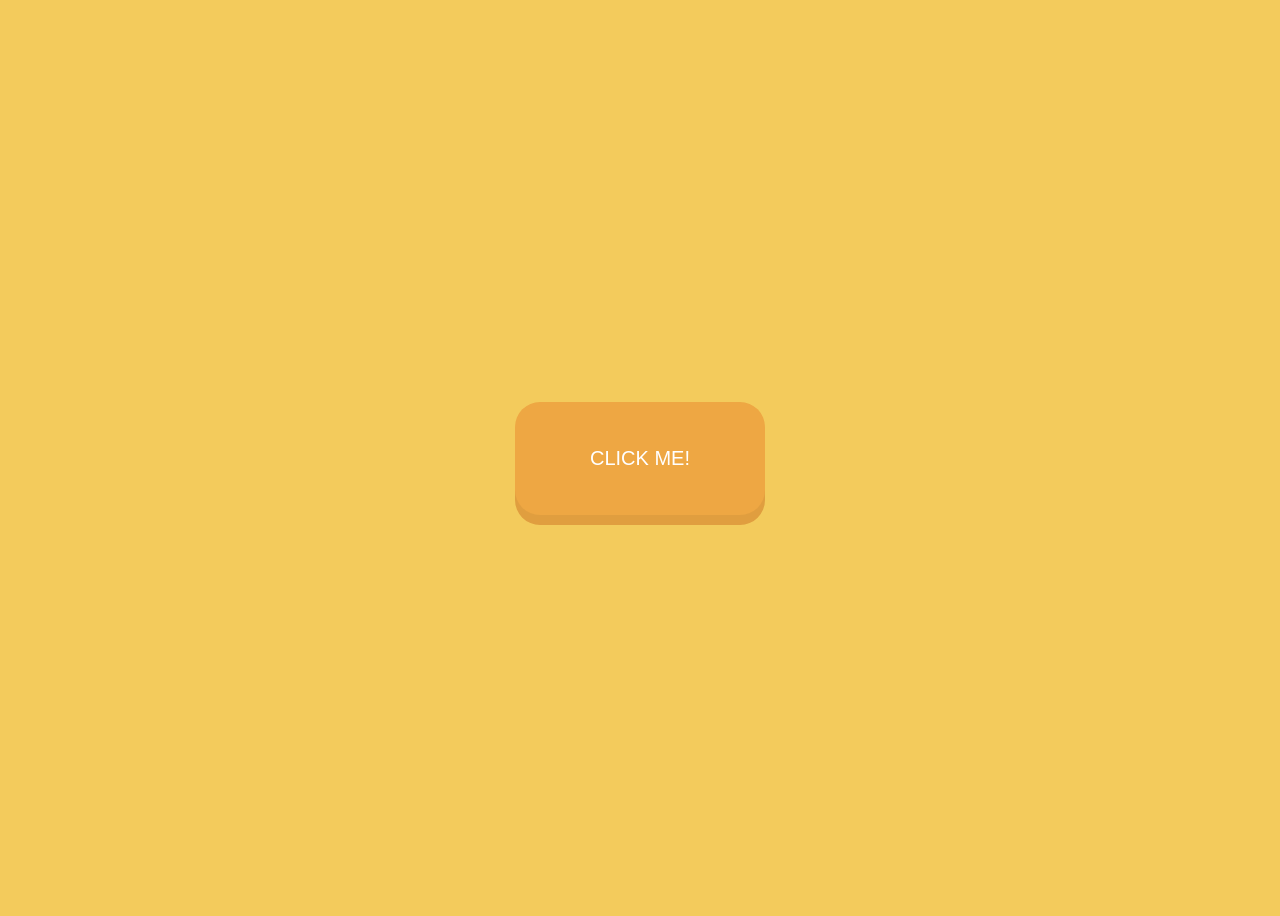
<file: component/buttom/index.html>
<!doctype html>
<html lang="en">
  <head>
    <meta charset="UTF-8" />
    <meta name="viewport" content="width=device-width, initial-scale=1.0" />
    <title>buttom</title>
    <link rel="stylesheet" href="css/index.css" />
  </head>
  <body>
    <button class="buttom">click me!</button>
  </body>
</html>
</file>
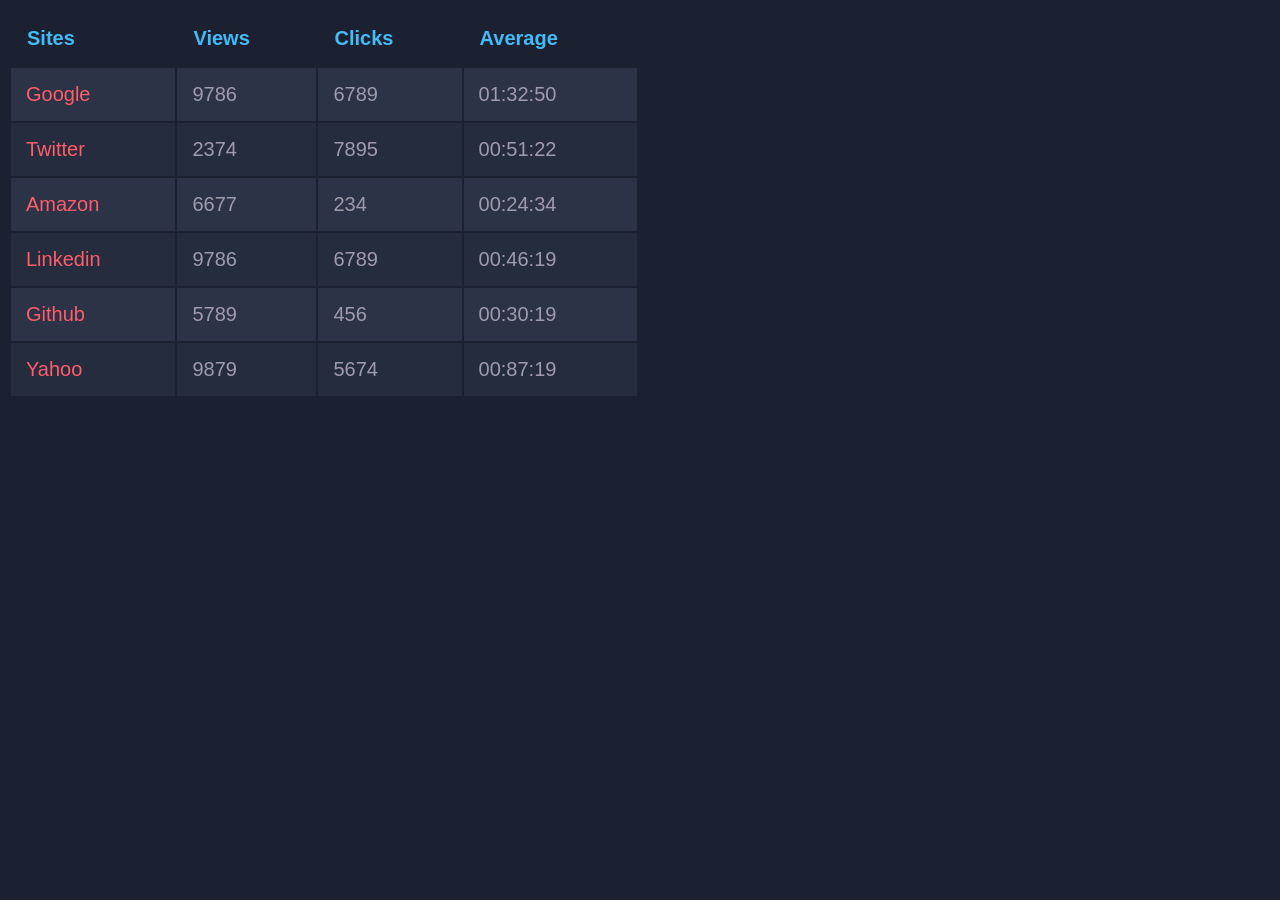
<file: component/table/index.html>
<!DOCTYPE html>
<html lang="en">
  <head>
    <meta charset="UTF-8" />
    <meta name="viewport" content="width=device-width, initial-scale=1.0" />
    <title>Document</title>
    <link rel="stylesheet" href="css/style.css" />
  </head>
  <body>
    <main>
      <table>
        <thead>
          <tr>
            <th>sites</th>
            <th>views</th>
            <th>clicks</th>
            <th>average</th>
          </tr>
        </thead>
        <tbody>
          <tr>
            <td>google</td>
            <td>9786</td>
            <td>6789</td>
            <td>01:32:50</td>
          </tr>
          <tr>
            <td>twitter</td>
            <td>2374</td>
            <td>7895</td>
            <td>00:51:22</td>
          </tr>
          <tr>
            <td>amazon</td>
            <td>6677</td>
            <td>234</td>
            <td>00:24:34</td>
          </tr>
          <tr>
            <td>linkedin</td>
            <td>9786</td>
            <td>6789</td>
            <td>00:46:19</td>
          </tr>
          <tr>
            <td>github</td>
            <td>5789</td>
            <td>456</td>
            <td>00:30:19</td>
          </tr>
          <tr>
            <td>yahoo</td>
            <td>9879</td>
            <td>5674</td>
            <td>00:87:19</td>
          </tr>
        </tbody>
      </table>
    </main>
  </body>
</html>
</file>
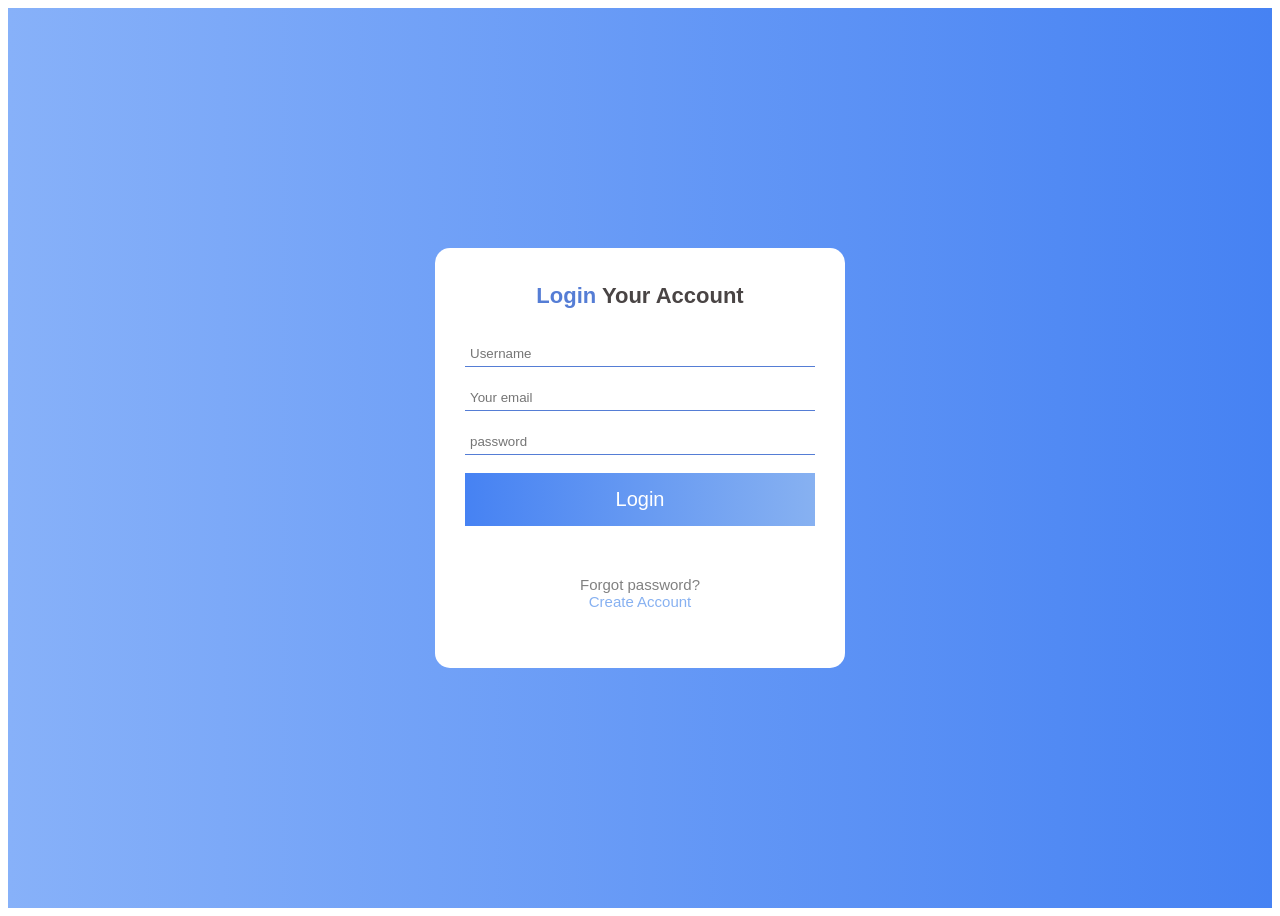
<file: login form/app.html>
<!DOCTYPE html>
<html lang="en">
  <head>
    <meta charset="UTF-8" />
    <meta name="viewport" content="width=device-width, initial-scale=1.0" />
    <title>login form</title>
    <link rel="stylesheet" href="css/app.css" />
  </head>
  <body>
    <div class="container">
      <div class="login-card">
        <form class="container-box">
          <h1 class="header"><span class="login">Login</span> Your Account</h1>
          <input
            class="container-item"
            type="text"
            id="Username"
            placeholder="Username"
          />
          <input
            class="container-item"
            type="email"
            id="email"
            placeholder="Your email"
          />
          <input
            class="container-item"
            type="password"
            id="password"
            placeholder="password"
          />
          <button class="container-btn">Login</button>
        </form>
        <div class="form-footer">
          <a href="#" class="btn">Forgot password?</a>
          <a href="#" class="btn-account">Create Account</a>
        </div>
      </div>
    </div>
  </body>
</html>
</file>
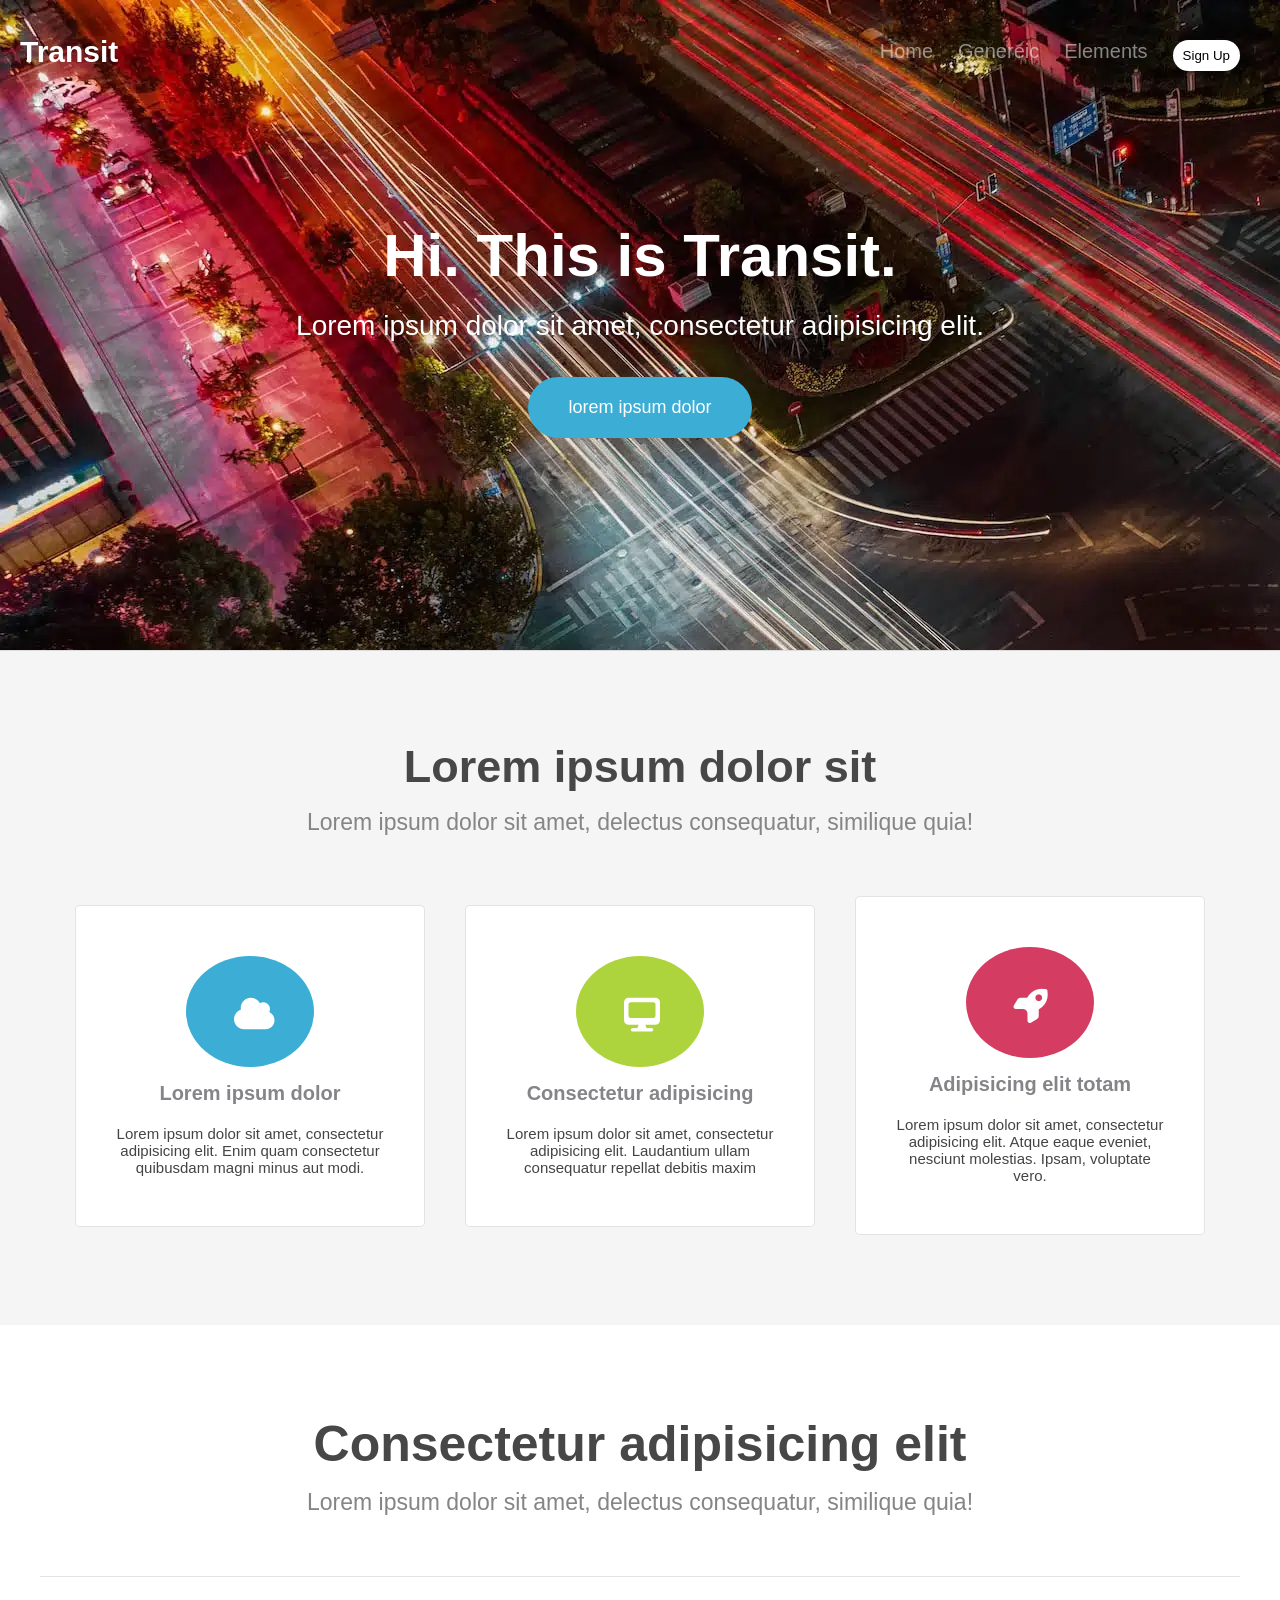
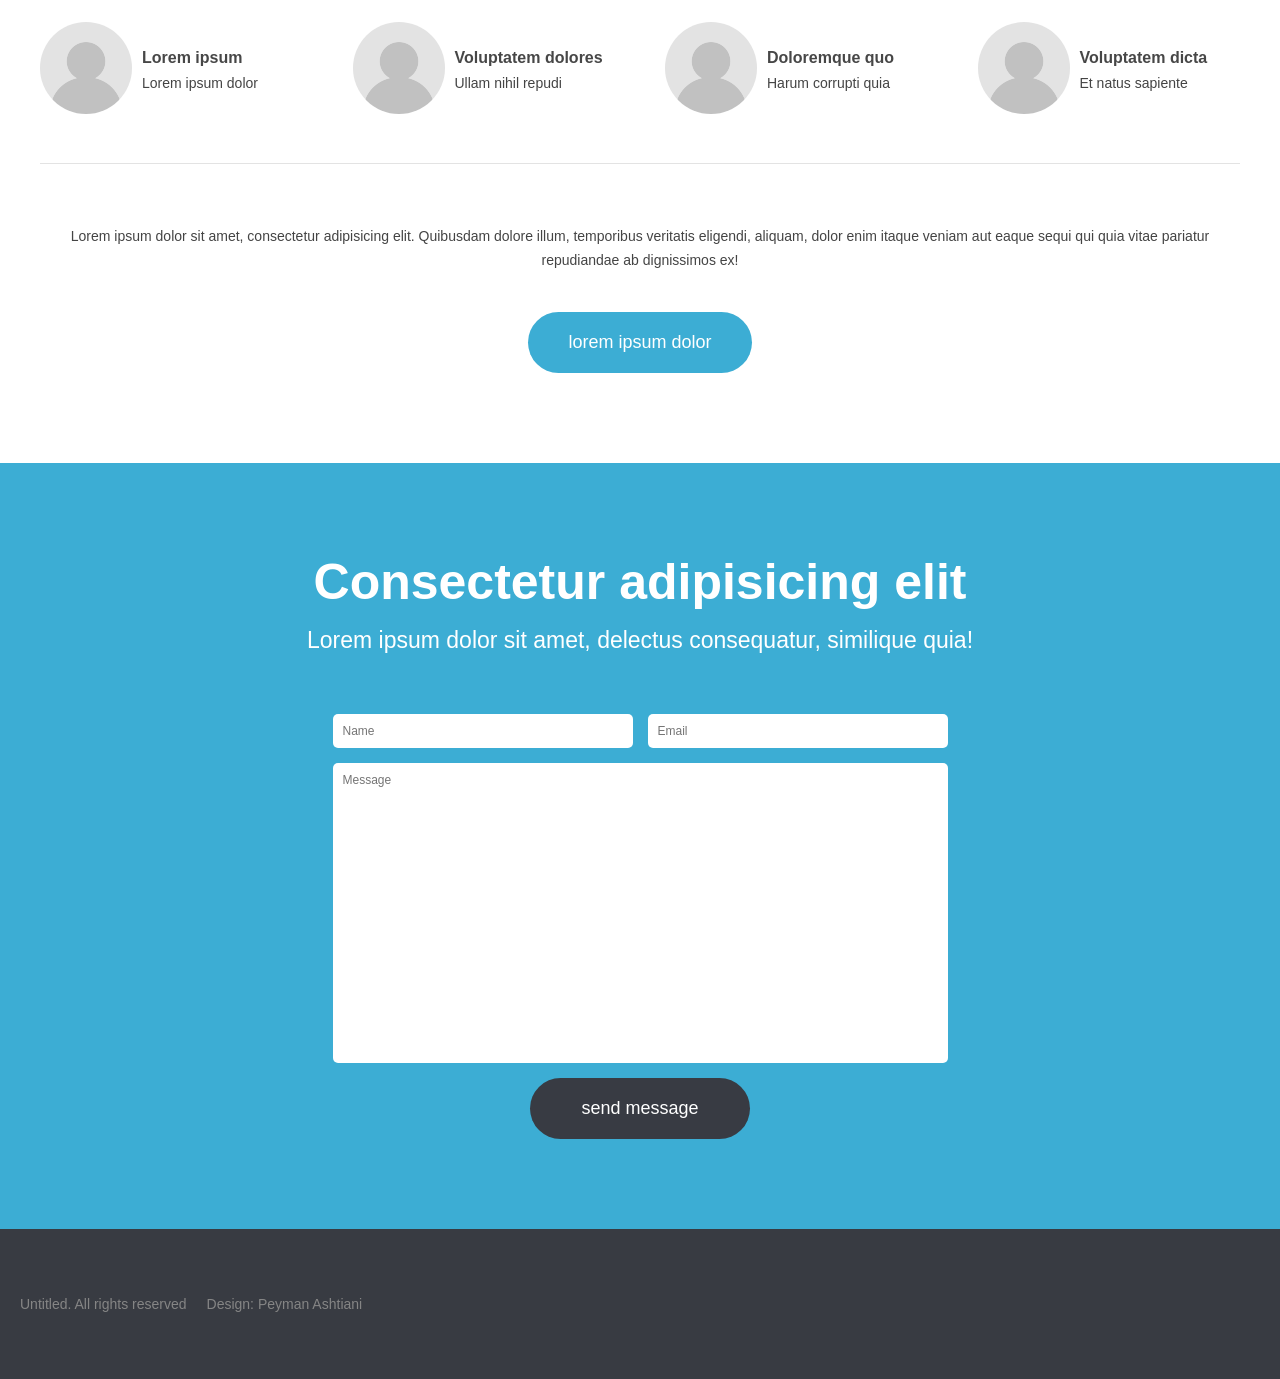
<file: landing/transit/app.html>
<!DOCTYPE html>
<html lang="en">
  <head>
    <meta charset="UTF-8" />
    <meta name="viewport" content="width=device-width, initial-scale=1.0" />
    <title>Transit</title>
    <link rel="stylesheet" href="css/app.css" />
    <link rel="stylesheet" href="assets/awsem/csss/all.min.css" />
  </head>
  <body>
    <header>
      <section class="navbar">
        <h1>Transit</h1>
        <nav>
          <ul>
            <li>
              <a href="#">Home</a>
            </li>
            <li><a href="#">Genereic</a></li>
            <li><a href="#">Elements</a></li>
            <li><button class="btn-nav btn">Sign Up</button></li>
          </ul>
        </nav>
      </section>
      <section class="banner">
        <h3>Hi. This is Transit.</h3>
        <p>Lorem ipsum dolor sit amet, consectetur adipisicing elit.</p>
        <button class="btn-banner btn">lorem ipsum dolor</button>
      </section>
    </header>
    <main>
      <section class="contaniner">
        <h3 class="head-container">Lorem ipsum dolor sit</h3>
        <p class="description-container">
          Lorem ipsum dolor sit amet, delectus consequatur, similique quia!
        </p>
        <section class="cards">
          <article>
            <span class="icon"><i class="fa-solid fa-cloud cloud"></i></span>
            <h5>Lorem ipsum dolor</h5>
            <p>
              Lorem ipsum dolor sit amet, consectetur adipisicing elit. Enim
              quam consectetur quibusdam magni minus aut modi.
            </p>
          </article>
          <article>
            <span class="icon"
              ><i class="fa-solid fa-desktop desktop"></i
            ></span>
            <h5>Consectetur adipisicing</h5>
            <p>
              Lorem ipsum dolor sit amet, consectetur adipisicing elit.
              Laudantium ullam consequatur repellat debitis maxim
            </p>
          </article>
          <article>
            <span class="icon"><i class="fa-solid fa-rocket rocket"></i></span>
            <h5>Adipisicing elit totam</h5>
            <p>
              Lorem ipsum dolor sit amet, consectetur adipisicing elit. Atque
              eaque eveniet, nesciunt molestias. Ipsam, voluptate vero.
            </p>
          </article>
        </section>
      </section>
      <section class="testimonial">
        <h3 class="head-container">Consectetur adipisicing elit</h3>
        <p class="description-container">
          Lorem ipsum dolor sit amet, delectus consequatur, similique quia!
        </p>
        <section class="people">
          <section class="person">
            <figure>
              <img src="images/profile_placeholder.gif" alt="profile" />
            </figure>
            <div>
              <h6>Lorem ipsum</h6>
              <p>Lorem ipsum dolor</p>
            </div>
          </section>
          <section class="person">
            <figure>
              <img src="images/profile_placeholder.gif" alt="profile" />
            </figure>
            <div>
              <h6>Voluptatem dolores</h6>
              <p>Ullam nihil repudi</p>
            </div>
          </section>
          <section class="person">
            <figure>
              <img src="images/profile_placeholder.gif" alt="profile" />
            </figure>
            <div>
              <h6>Doloremque quo</h6>
              <p>Harum corrupti quia</p>
            </div>
          </section>
          <section class="person">
            <figure>
              <img src="images/profile_placeholder.gif" alt="profile" />
            </figure>
            <div>
              <h6>Voluptatem dicta</h6>
              <p>Et natus sapiente</p>
            </div>
          </section>
        </section>
        <p class="info">
          Lorem ipsum dolor sit amet, consectetur adipisicing elit. Quibusdam
          dolore illum, temporibus veritatis eligendi, aliquam, dolor enim
          itaque veniam aut eaque sequi qui quia vitae pariatur repudiandae ab
          dignissimos ex!
        </p>
        <button class="btn btn-banner">lorem ipsum dolor</button>
      </section>
      <section class="contact">
        <h3 class="head-container contact-color">
          Consectetur adipisicing elit
        </h3>
        <p class="description-container contact-color">
          Lorem ipsum dolor sit amet, delectus consequatur, similique quia!
        </p>
        <div class="contact-form">
          <form>
            <div class="input-group">
              <input type="text" placeholder="name" name="name" />
              <input type="email" placeholder="email" name="email" />
            </div>
            <textarea
              name="message"
              id
              placeholder="message"
              rows="10"
            ></textarea>
            <button type="submit" class="btn btn-contact">send message</button>
          </form>
        </div>
      </section>
    </main>
    <footer>
      <ul>
        <li>Untitled. All rights reserved</li>
        <li>Design: Peyman Ashtiani</li>
      </ul>
    </footer>
  </body>
</html>
</file>
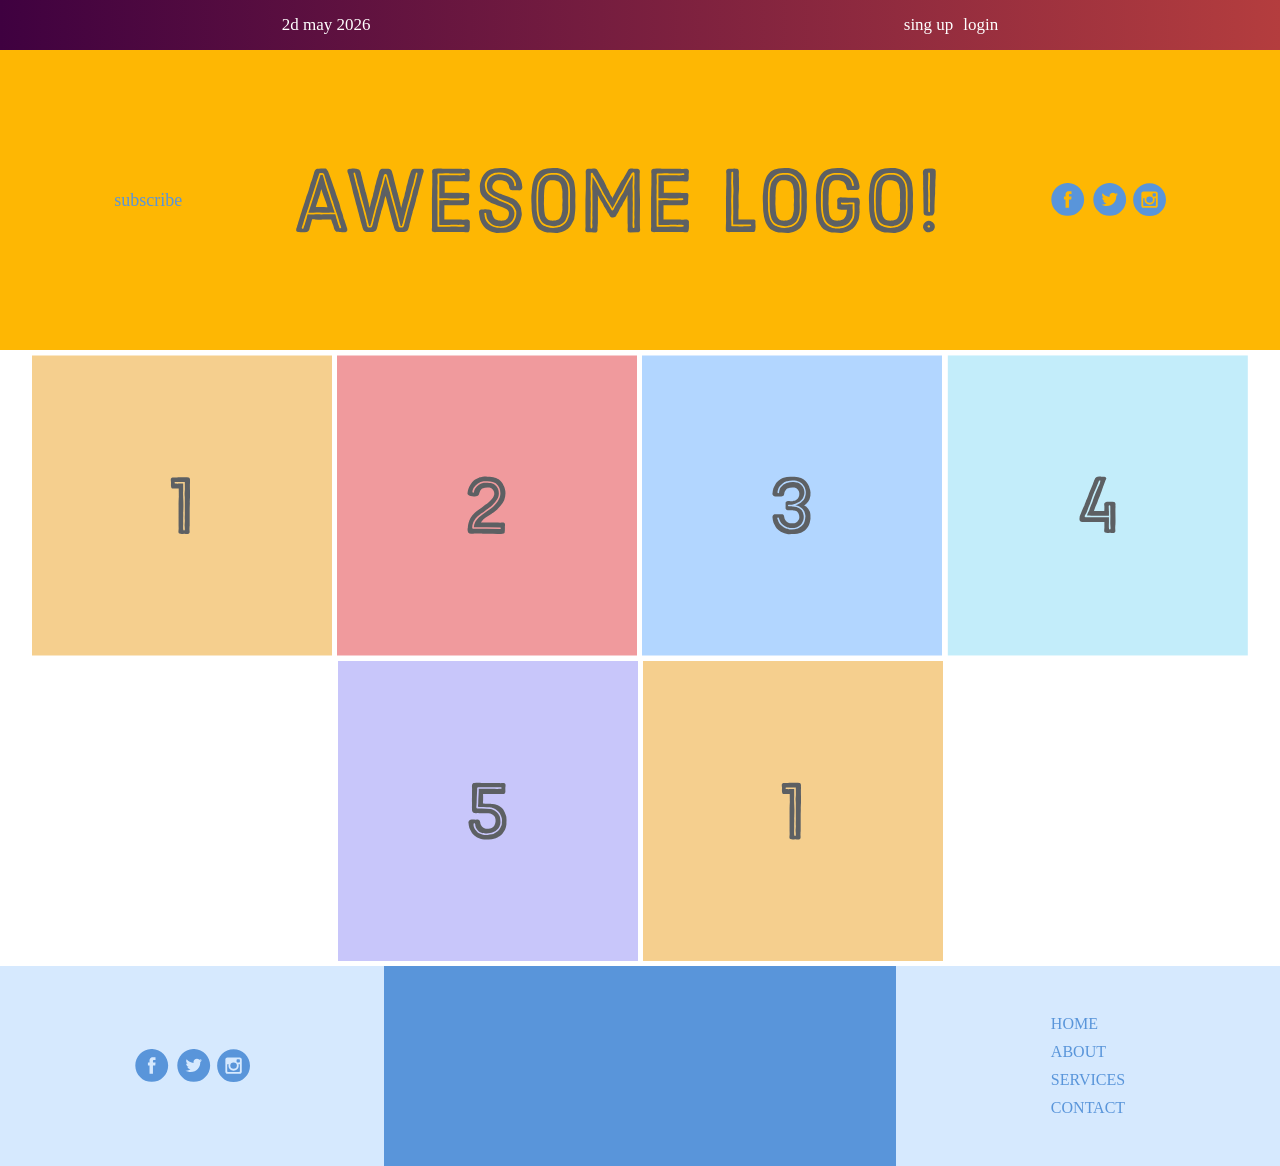
<file: layouts/responsive-flex-layout/app.html>
<!doctype html>
<html lang="en">
  <head>
    <meta charset="UTF-8" />
    <meta name="viewport" content="width=device-width, initial-scale=1.0" />
    <title>responsive-flex-layout</title>
    <link rel="stylesheet" href="css/app.css" />
  </head>
  <body>
    <header>
      <section class="header">
        <p class="time-header">2d may 2026</p>
        <ul class="menu">
          <li>
            <a href="#" class="menu-item">sing up</a>
          </li>
          <li>
            <a href="#" class="menu-item">login</a>
          </li>
        </ul>
      </section>
      <section class="banner">
        <a href="#" class="sub">subscribe</a>
        <img src="images/awesome-logo.svg" alt="logo" class="awesome" />
        <img src="images/social-icons.svg" alt="social" />
      </section>
    </header>
    <main>
      <section class="img">
        <img src="images/one.svg" alt="one" />
        <img src="images/two.svg" alt="two" />
        <img src="images/three.svg" alt="three" />
        <img src="images/four.svg" alt="four" />
        <img src="images/five.svg" alt="five" />
        <img src="images/one.svg" alt="one" />
      </section>
    </main>
    <footer class="footer">
      <div class="footer-social">
        <img src="images/social-icons.svg" alt="social" />
      </div>
      <section class="footer-menu">
        <nav>
          <ul class="footer-nav">
            <li>
              <a href="#" class="footer-item">HOME</a>
            </li>
            <li>
              <a href="#" class="footer-item">ABOUT</a>
            </li>
            <li>
              <a href="#" class="footer-item">SERVICES</a>
            </li>
            <li>
              <a href="#" class="footer-item">CONTACT</a>
            </li>
          </ul>
        </nav>
      </section>
    </footer>
  </body>
</html>
</file>
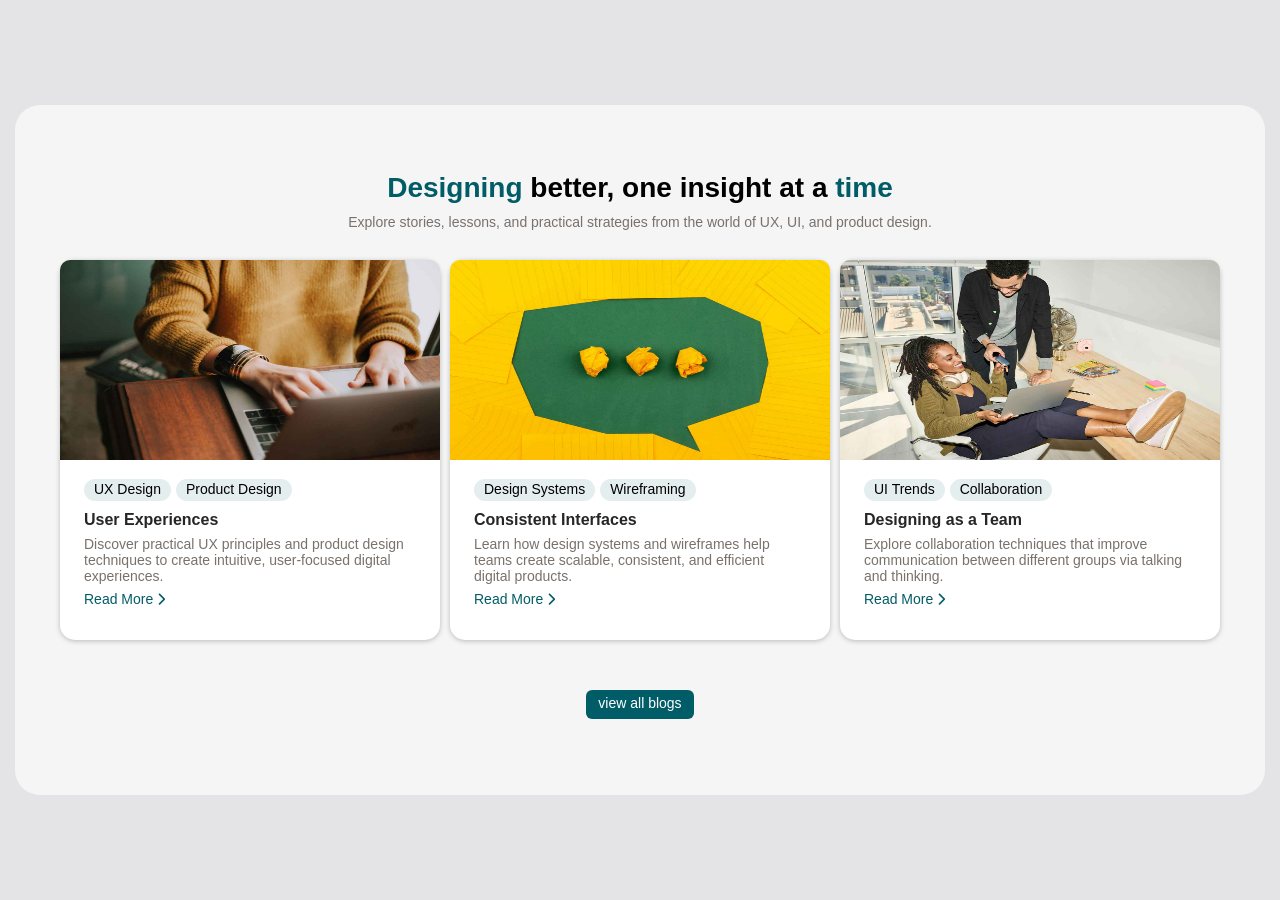
<file: sections/blog-section/app.html>
<!DOCTYPE html>
<html lang="en">
  <head>
    <meta charset="UTF-8" />
    <meta name="viewport" content="width=device-width, initial-scale=1.0" />
    <title>Document</title>
    <link rel="stylesheet" href="css/app.css" />
    <link rel="stylesheet" href="awsem/csss/all.min.css" />
  </head>
  <body>
    <main class="container">
      <h1 class="header">
        <span class="header-color">Designing</span> better, one insight at a
        <span class="header-color">time </span>
      </h1>
      <p>
        Explore stories, lessons, and practical strategies from the world of UX,
        UI, and product design.
      </p>

      <section class="blog-section">
        <article class="card">
          <figure>
            <img src="images/pic-1.jpg" class="card-img" alt="working" />
          </figure>
          <div class="card-wrapper">
            <div class="badge-wrapper">
              <span class="badge">UX Design</span>
              <span class="badge">Product Design</span>
            </div>
            <h2>User Experiences</h2>
            <p class="card-description">
              Discover practical UX principles and product design techniques to
              create intuitive, user-focused digital experiences.
            </p>
            <div class="footer-card">
              <a href="#" class="para">Read More</a
              ><i class="fa-solid fa-chevron-right icon"></i>
            </div>
          </div>
        </article>
        <article class="card">
          <figure>
            <img src="images/pic-2.jpg" class="card-img" alt=" paper " />
          </figure>
          <div class="card-wrapper">
            <div class="badge-wrapper">
              <span class="badge">Design Systems </span>
              <span class="badge">Wireframing</span>
            </div>
            <h2>Consistent Interfaces</h2>
            <p class="card-description">
              Learn how design systems and wireframes help teams create
              scalable, consistent, and efficient digital products.
            </p>
            <div class="footer-card">
              <a href="#" class="para">Read More</a
              ><i class="fa-solid fa-chevron-right icon"></i>
            </div>
          </div>
        </article>
        <article class="card">
          <figure>
            <img src="images/pic-3 (1).jpg" class="card-img" alt="" />
          </figure>
          <div  class="card-wrapper">
            <div class="badge-wrapper">
              <span class="badge">UI Trends</span>
              <span class="badge">Collaboration</span>
            </div>
            <h2>Designing as a Team</h2>
            <p class="card-description">
              Explore collaboration techniques that improve communication
              between different groups via talking and thinking.
            </p>
            <div class="footer-card">
              <a href="#" class="para">Read More</a
              ><i class="fa-solid fa-chevron-right icon"></i>
            </div>
          </div>
        </article>
      </section>
      <a href="#" class="btn">view all blogs</a>
    </main>
  </body>
</html>
</file>
<file: component/buttom/css/index.css>
body {
  background-color: #f3cb5c;
  min-height: 100vh;
  display: flex;
  justify-content: center;
  align-items: center;
}
.buttom {
  text-transform: uppercase;
  text-align: center;
  padding: 45px;
  cursor: pointer;
  border-radius: 25px;
  transition: all 0.2s ease;
  border: none;
  font-size: 20px;
  display: block;
  width: 250px;
  height: auto;
  background-color: #eea743;
  box-shadow: 0px 10px #e09e3f;
  color: #fff;
}
.buttom:hover {
  box-shadow: 0px 10px #ca832e;
}
.buttom:active {
  transform: translateX(10px);
  box-shadow: none;
}
</file>
<file: component/table/css/style.css>
body {
  background-color: #1c2132;
}
table {
  border: 1px solid #1c2132;
  width: 50%;
  border-radius: 12px;
  font-family: "Segoe UI", Tahoma, Geneva, Verdana, sans-serif;
  text-transform: capitalize;
}
table tr th {
  background-color: #1c2132;
  color: #42bcf6;
  border: 1px solid #1c2132;
  text-align: left;
  padding: 15px;
  font-size: 20px;
}
table tr td {
  color: #a09aad;
  padding: 15px;
  font-size: 20px;
  /* transition: all 0.2s ease; */
}
table tr:nth-child(odd) {
  background-color: #2c3346;
}
table tr:nth-child(even) {
  background-color: #252c3d;
}
table tr td:first-child {
  color: #fe5d69;
}
table tr td:hover {
  background-color: #fff73a;
  font-weight: 600;
  color: black;
  box-shadow: -10px 0 #74701f;
}
table tr:hover {
  background-color: #3d4147;
}
</file>
<file: login form/css/app.css>
.container {
  background-image: linear-gradient(to right, #87b1f9, #4682f3);
  display: flex;
  flex-direction: column;
  height: 100vh;
  border-radius: 1px solid white;
  align-items: center;
  justify-content: center;
  font-family: 'Segoe UI', Tahoma, Geneva, Verdana, sans-serif;
}
.login-card{
  background-color: white;
  border-radius: 1px solid white;
  display: flex;
  flex-direction: column;
  width: 350px;
  height: 380px;
  border-radius: 15px;
  text-align: center;
  padding: 20px 30px 20px 30px;
}
.container-box {
  background-color: white;
  border-radius: 1px solid white;
  display: flex;
  flex-direction: column;
  gap: 18px;
  border-radius: 15px;
}
.header {
  display: block;
  font-size: 25px;
  color: rgb(73, 68, 68);
  text-align: center;
  font-size: 22px;
}
.login {
  color: #557dd5;
}
.container-item {
  border: none;
  border-bottom: 1px solid #557dd5;
  padding: 5px;

  /* width: 300px; */
}

.container-item:focus{
  outline: none;
}
.container-btn {
  background-image: linear-gradient(to left, #87b1f1, #4682f3);
  color: white;
  font-size: 20px;
  font-family: Arial, Helvetica, sans-serif;
  border: none;
  /* width: 320px; */
  justify-content: center;
  align-items: center;
  padding: 15px;
  /* margin: 10px; */
  cursor: pointer;
}
.container-btn:hover {
  background-image: linear-gradient(to left, #4682f3, #87b1f1);
}
.btn {
  border: none;
  background-color: white;
  padding-top: 20px;
  color: gray;
  font-size: 15px;
  text-decoration: none;
}
.btn-account {
  color: #87b1f1;
  text-decoration: none;
  font-size: 15px;
}

.form-footer{
  display: flex;
  flex-direction: column;
  margin-top: 30px;
}
</file>
<file: landing/transit/css/app.css>
* {
  box-sizing: border-box;
  margin: 0;
  padding: 0;
  font-family: "Segoe UI", Tahoma, Geneva, Verdana, sans-serif;
}
a {
  text-decoration: none;
}

/* navbar, hero, features */
.navbar {
  display: flex;
  justify-content: space-between;
  padding: 20px 20px 0 20px;
}
header {
  background-image: url(../images/banner.jpg);
  width: 100wh;
  min-height: 650px;
}
.navbar h1 {
  color: white;
  padding-top: 15px;
  font-size: 30px;
  cursor: pointer;
  transition: border 0.2s ease-in-out;
}
.navbar h1:hover {
  border-bottom: 1px solid #fff;
}
.navbar ul {
  display: flex;
  list-style-type: none;
  gap: 10px;
  padding: 20px 20px 0 20px;
}

.navbar ul li a {
  color: rgb(255 255 255 / 50%);
  font-size: 20px;
  padding: 20px 0;
  transition: color 0.2s ease-in-out;
}
.navbar ul li a:hover {
  color: white;
}
.btn-nav {
  color: #000;
  background-color: #fff;
  padding: 8px 10px;
}
.btn {
  border-radius: 40px;
  border: none;
  cursor: pointer;
}
.banner {
  text-align: center;
  color: #fff;
  margin-top: 150px;
}
.banner h3 {
  font-size: 30px;
  margin-bottom: 10px;
}
.banner p {
  font-size: 16px;
  margin-bottom: 15px;
}
.btn-banner {
  background-color: rgb(60, 173, 212);
  color: #fff;
  font-size: 12px;
  padding: 10px 20px;
  transition: background-color 0.2s ease-in-out;
}
.btn-banner:hover {
  background-color: rgb(151, 223, 246);
}
@media (min-width: 576px) {
  .navbar ul {
    gap: 25px;
  }
  .banner h3 {
    font-size: 60px;
    margin-bottom: 20px;
  }
  .banner p {
    font-size: 28px;
    margin-bottom: 35px;
  }
  .btn-banner {
    font-size: 18px;
    padding: 20px 40px;
  }
}
.contaniner {
  background-color: #f5f5f5;
  border-top: 1px solid rgba(144, 144, 144, 0.25);
  min-height: 650px;
  text-align: center;
  padding: 90px 40px;
}
@media (min-width: 576px) {
  .contaniner h3 {
    font-size: 45px;
  }
  .contaniner p {
    font-size: 23px;
  }
}
.head-container {
  font-size: 25px;
  margin-bottom: 16px;
  font-weight: 700;
  color: #474747;
}
.description-container {
  font-size: 16px;
  margin-bottom: 60px;
  color: #858585;
}
.cards {
  display: flex;
  flex-direction: column;
  gap: 40px;
  justify-content: center;
  align-items: center;
}
.icon i {
  border-radius: 50%;
  font-size: 36px;
  color: #fff;
  padding: 40px 80px 35px 48px;
  margin-bottom: 15px;
}
.cloud {
  background-color: #3cadd4;
}
.desktop {
  background-color: #add43c;
}
.rocket {
  background-color: #d43c61;
}
.cards article {
  background-color: #fff;
  border: 1px solid rgba(144, 144, 144, 0.25);
  padding: 50px 35px;
  border-radius: 5px;
  max-width: 350px;
}
.cards h5 {
  color: #858589;
  font-size: 20px;
  margin-bottom: 20px;
}
.cards p {
  color: #444;
  font-size: 15px;
}
@media (min-width: 992px) {
  .cards {
    flex-direction: row;
  }
}
@media (min-width: 576px) {
  .head-container {
    font-size: 50px;
  }
  .description-container {
    font-size: 23px;
  }
}
/*  testimonial*/
.testimonial {
  background-color: white;
  min-height: 650px;
  text-align: center;
  padding: 90px 40px;
}
.people {
  display: flex;
  justify-content: center;
  flex-wrap: wrap;
  gap: 50px;
  border-bottom: 1px solid rgba(144, 144, 144, 0.25);
  border-top: 1px solid rgba(144, 144, 144, 0.25);
}
.person {
  display: flex;
  align-items: center;
  justify-content: start;
  gap: 10px;
  text-align: left;
  margin: 45px 0;
  flex: 1 1 300px;
}
.person figure img {
  border-radius: 50%;
}
.person h6 {
  font-size: 16px;
  font-weight: 700;
  color: rgb(71, 71, 71);
  margin-bottom: 8px;
}
.person p {
  font-size: 14px;
  color: rgb(68, 68, 68);
}
@media (min-width: 992px) {
  .people {
    flex-wrap: nowrap;
  }
}
.info {
  color: rgb(68, 68, 68);
  font-size: 14px;
  line-height: 24px;
  margin: 60px 0 40px 0;
}
.contact {
  background-color: #3cadd4;
  display: flex;
  flex-direction: column;
  align-items: center;
  min-height: 650px;
  text-align: center;
  padding: 90px 40px;
}
.contact-color {
  color: white;
}
input,
textarea {
  width: 300px;
  border: none;
  border-radius: 5px;
  color: #858585;
  font-size: 12px;
  padding: 10px;
  text-transform: capitalize;
  font-family: inherit;
}
textarea {
  resize: none;
  height: 300px;
  width: 100%;
}
.input-group {
  display: flex;
  flex-direction: column;
  gap: 15px;
}
@media (min-width: 768px) {
  .input-group {
    flex-direction: row;
  }
}
.contact-form {
  display: flex;
  justify-content: center;
  align-items: center;
}
form {
  display: flex;
  flex-direction: column;
  gap: 15px;
  width: 100%;
  text-align: center;
}
.btn-contact {
  background-color: rgb(56, 59, 67);
  color: #fff;
  font-size: 12px;
  padding: 10px;
  font-weight: 100;
  max-width: 220px;
  width: 100%;
  margin: 0 auto;
  transition: background-color 0.2s ease;
}
@media (min-width: 576px) {
  .btn-contact {
    font-size: 18px;
    padding: 20px 40px;
  }
}
/* footer */
footer {
  height: 150px;
  background-color: #383b42;
  color: #858585;
  display: flex;

  align-items: center;
  justify-content: center;
  text-align: center;
  padding-left: 20px;
}
footer ul {
  list-style-type: none;
  font-size: 14px;
  display: flex;
  gap: 20px;
  flex-direction: column;
}
@media (min-width: 992px) {
  footer {
    justify-content: flex-start;
  }
  footer ul {
    flex-direction: row;
  }
}
</file>
<file: layouts/responsive-flex-layout/css/app.css>
* {
  box-sizing: border-box;
  margin: 0;
  padding: 0;
}
.header {
  background-image: linear-gradient(to right, #3f0140, #b43d3e);
  display: flex;
  justify-content: space-around;
  height: 50px;
  color: white;
  padding: 15px;
}
.time-header {
  font-size: 17px;
}
.menu {
  list-style-type: none;
  display: flex;
  gap: 10px;
  font-size: 17px;
}
.menu-item {
  text-decoration: none;
  color: white;
  /* cursor: pointer; */
}
.menu-item:hover {
  color: #feb703;
}
.banner {
  background-color: #feb703;
  height: 300px;
  display: flex;
  align-items: center;
  justify-content: space-evenly;
  flex-flow: column;
}
.sub {
  text-decoration: none;
  font-size: 18px;
  color: #5995da;
}
.sub:hover {
  color: #b53d3e;
}
.awesome {
  height: auto;
  width: 50%;
}
.img {
  display: flex;
  flex-wrap: wrap;
  gap: 5px;
  justify-content: center;
  padding: 5px;
}
.footer {
  height: 200px;
  display: flex;
  justify-content: space-between;
  background-color: #5995da;
}
.footer-social {
  display: flex;
  background-color: #d6e9fe;
  align-items: center;
  justify-content: center;
  flex-basis: 30%;
}
.footer-menu {
  background-color: #d6e9fe;
  display: flex;
  flex-basis: 30%;
  align-items: center;
  justify-content: center;
  list-style-type: none;
}
.footer-item {
  text-decoration: none;
  color: #5995da;
}
.footer-item:hover {
  color: #feb703;
}

.footer-nav {
  list-style-type: none;
  display: flex;
  flex-flow: column;
  gap: 10px;
}
@media (min-width: 992px) {
  .banner,
  footer nav ul {
    flex-flow: row;
  }
}
</file>
<file: sections/blog-section/css/app.css>
* {
  box-sizing: border-box;
  margin: 0;
  padding: 0;
  font-family: "Segoe UI", Tahoma, Geneva, Verdana, sans-serif;
}
body {
  background-color: #e4e4e7;
  display: flex;
  justify-content: center;
  align-items: center;
  height: 100vh;
}
.container {
  display: flex;
  flex-direction: column;
  text-align: center;
  justify-content: center;
  align-items: center;
  background-color: #f5f5f5;
  height: 690px;
  width: 1250px;
  border-radius: 25px;
}
.header-container {
  margin: 10px;
}
.header-color {
  color: #005c66;
}
.header {
  font-size: 28px;
  margin: 10px;
}
p {
  color: #79716b;
  font-size: 14px;
}
.card {
  position: relative;
  background-color: white;
  width: 380px;
  height: 380px;
  border-radius: 15px;
  box-shadow: 0px 1px 5px rgb(184, 184, 184);
  transition: transform 0.2s ease-in-out;
}
.card:hover {
  transform: translateY(-10px);
}
.card-img {
  width: 380px;
  height: 200px;
  border-radius: 10px 10px 0 0;
  margin-bottom: 15px;
}
.blog-section {
  padding: 30px;
  display: flex;
  gap: 10px;
  text-align: left;
}
a {
  text-decoration: none;
}
.badge {
  background-color: #e5eeef;
  font-size: 14px;
  margin-bottom: 10px;
  padding: 2px 10px 4px 10px;
  border-radius: 15px;
}
h2 {
  color: oklch(26.9% 0 0);
  font-size: 16px;
  margin: 0px 0px 7px 0px;
}
.card-description {
  width: 325px;
  padding-bottom: 6px;
}
.btn {
  background-color: #005c66;
  border-radius: 6px;
  color: white;
  padding: 5px 12px 8px 12px;
  font-size: 14px;
  margin: 20px;
  transition: background-color 0.2s ease-in-out;
}
.btn:hover {
  background-color: #317b83;
}
.para {
  color: #005c66;
  /* margin-left: 23px; */
  font-weight: 500;
  font-size: 14px;
}
.icon {
  color: #005c66;
  font-size: 13px;
}
/* .icon::before {
  left: 96px;
  position: absolute;
  bottom: 11px;
} */
.footer-card {
  transition: transform 0.2s ease-in-out;
}
.footer-card:hover {
  transform: translateX(8px);
}

.card-wrapper {
  display: flex;
  flex-direction: column;
  margin-left: 24px;
}

.badge-wrapper {
  display: flex;
  gap: 5px;
}
</file>
